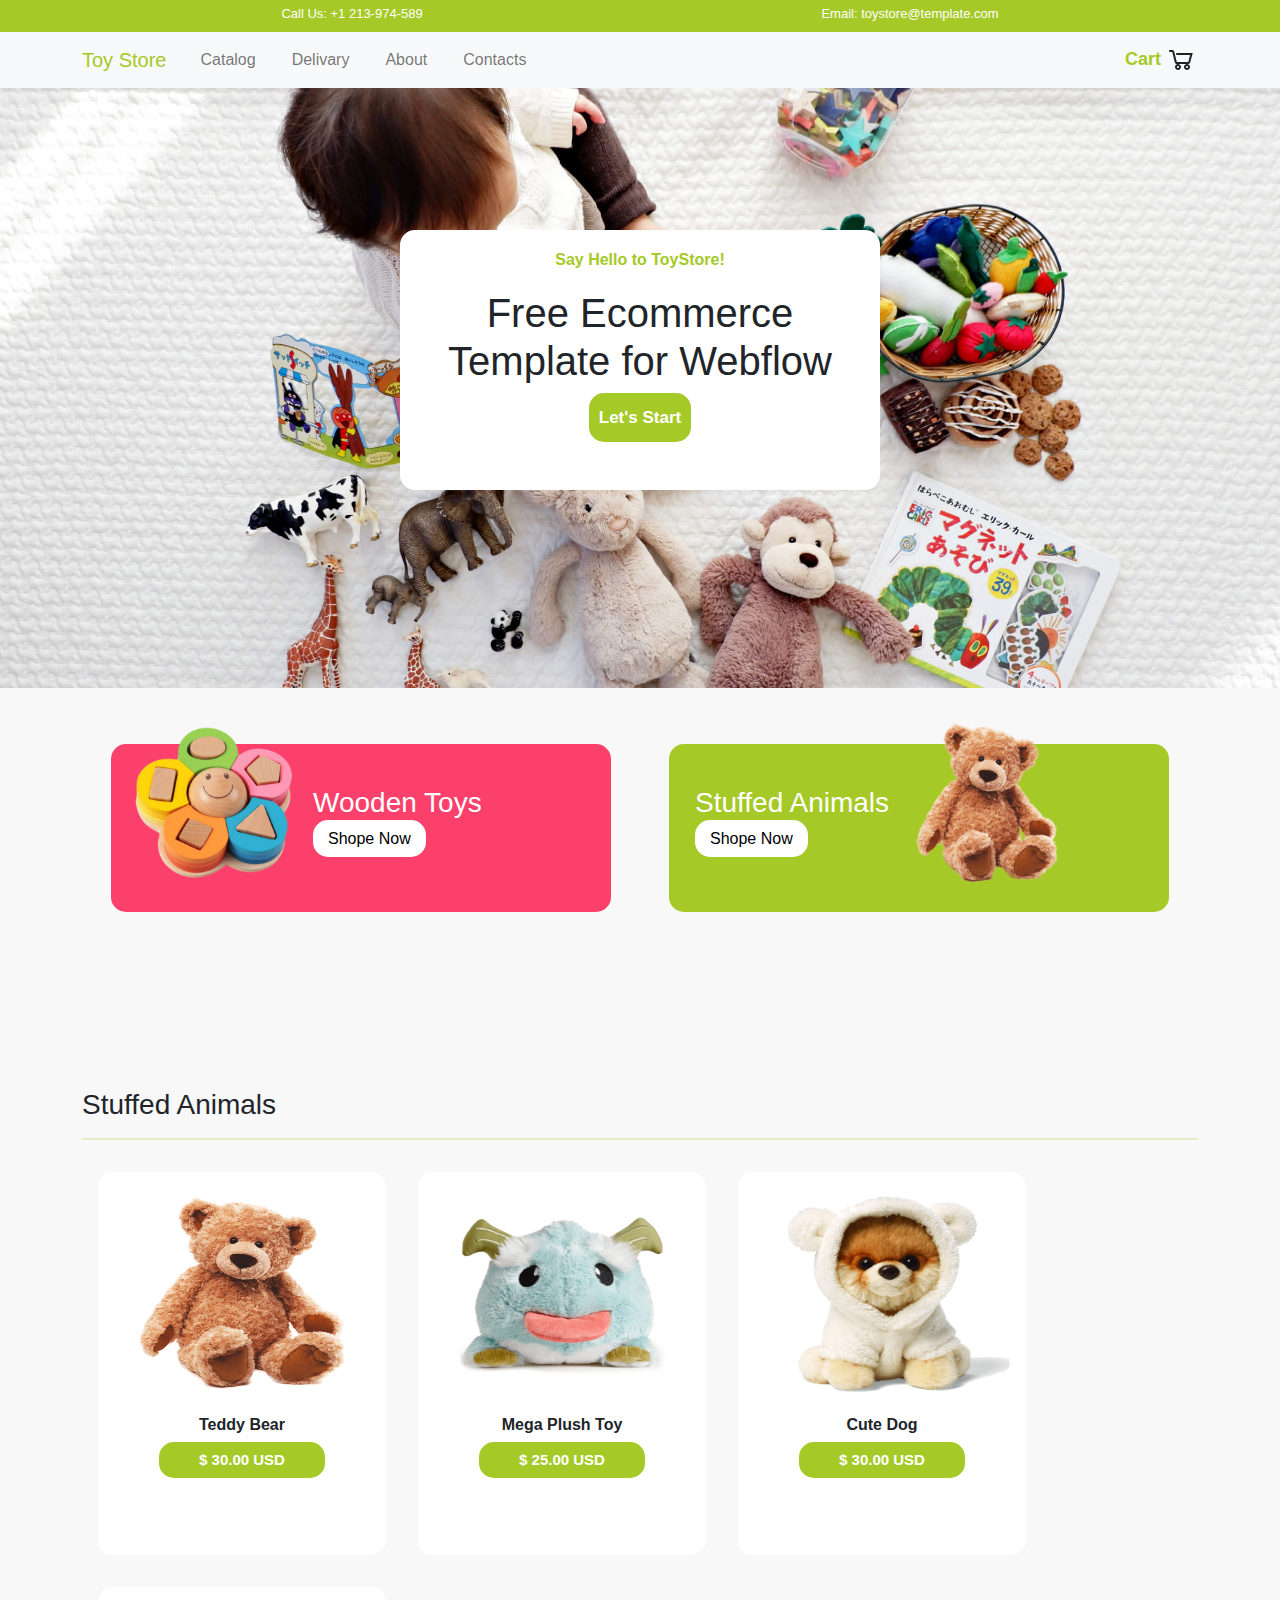
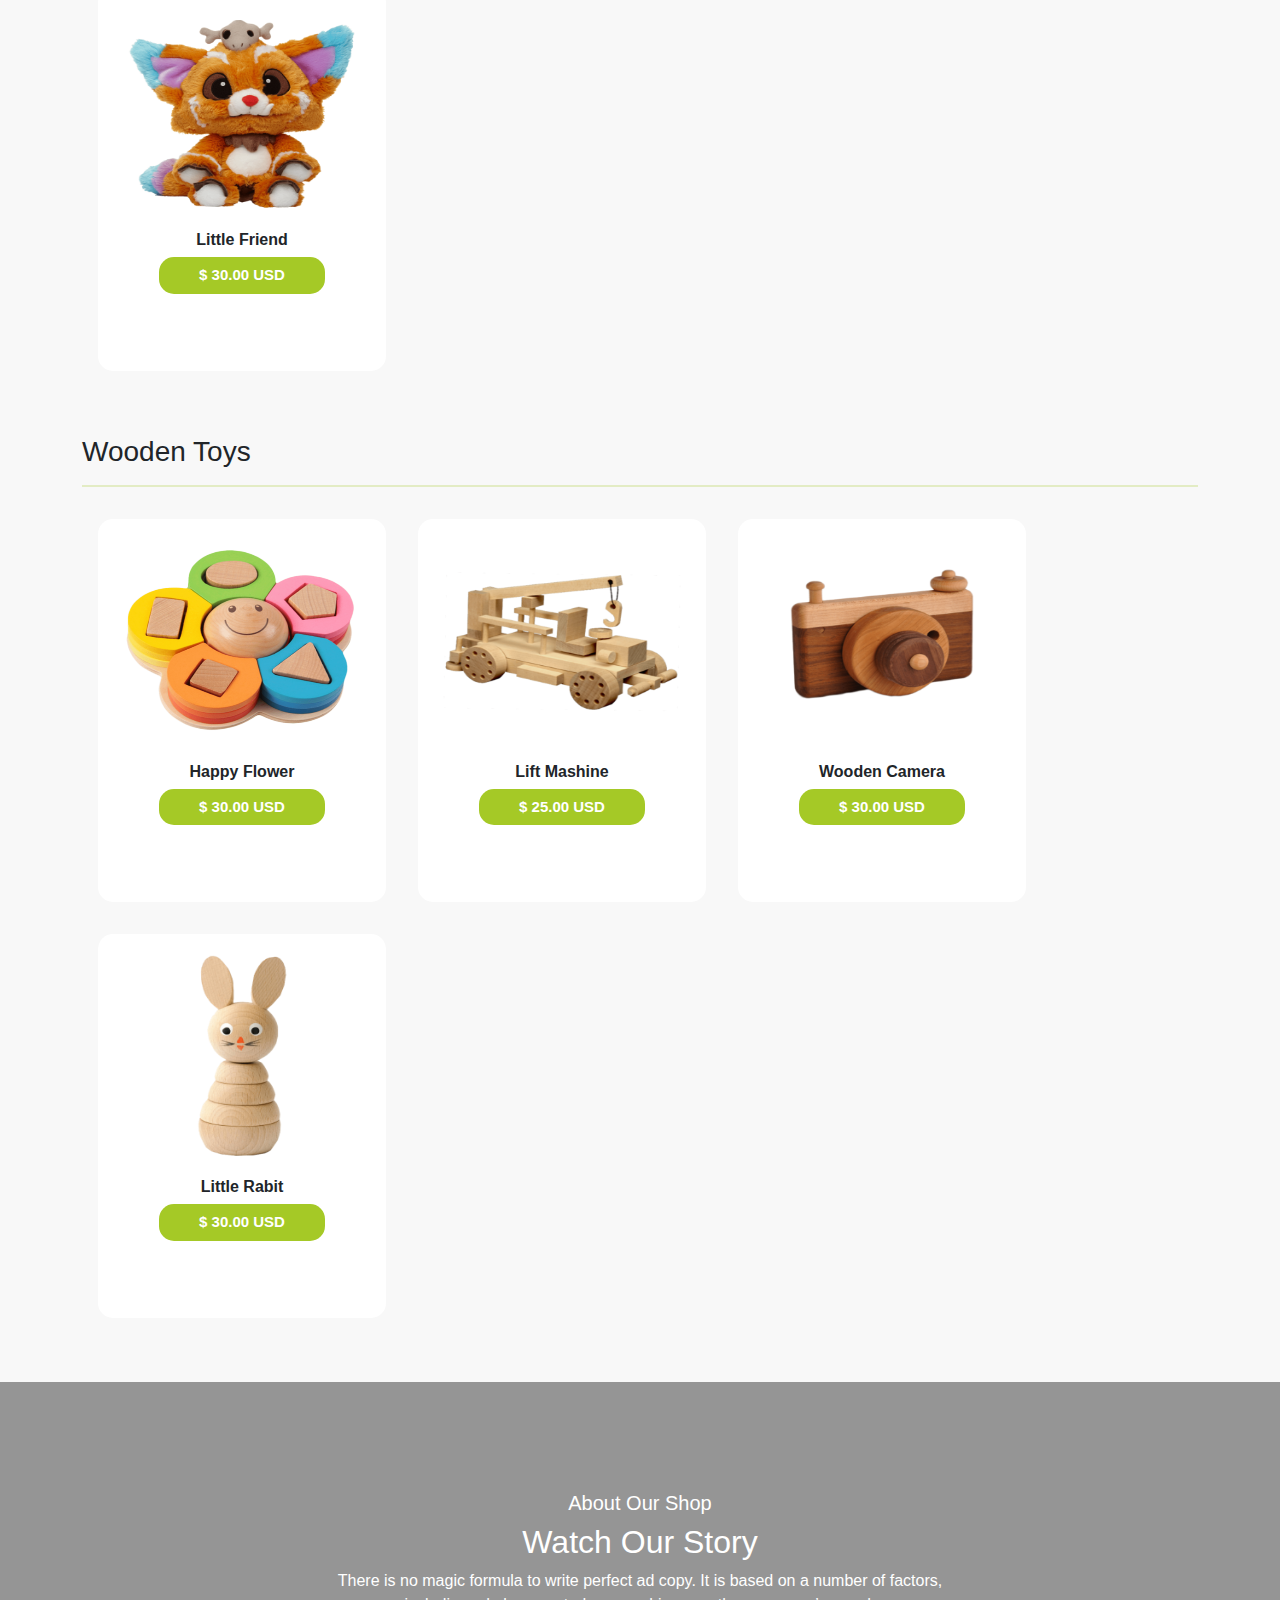
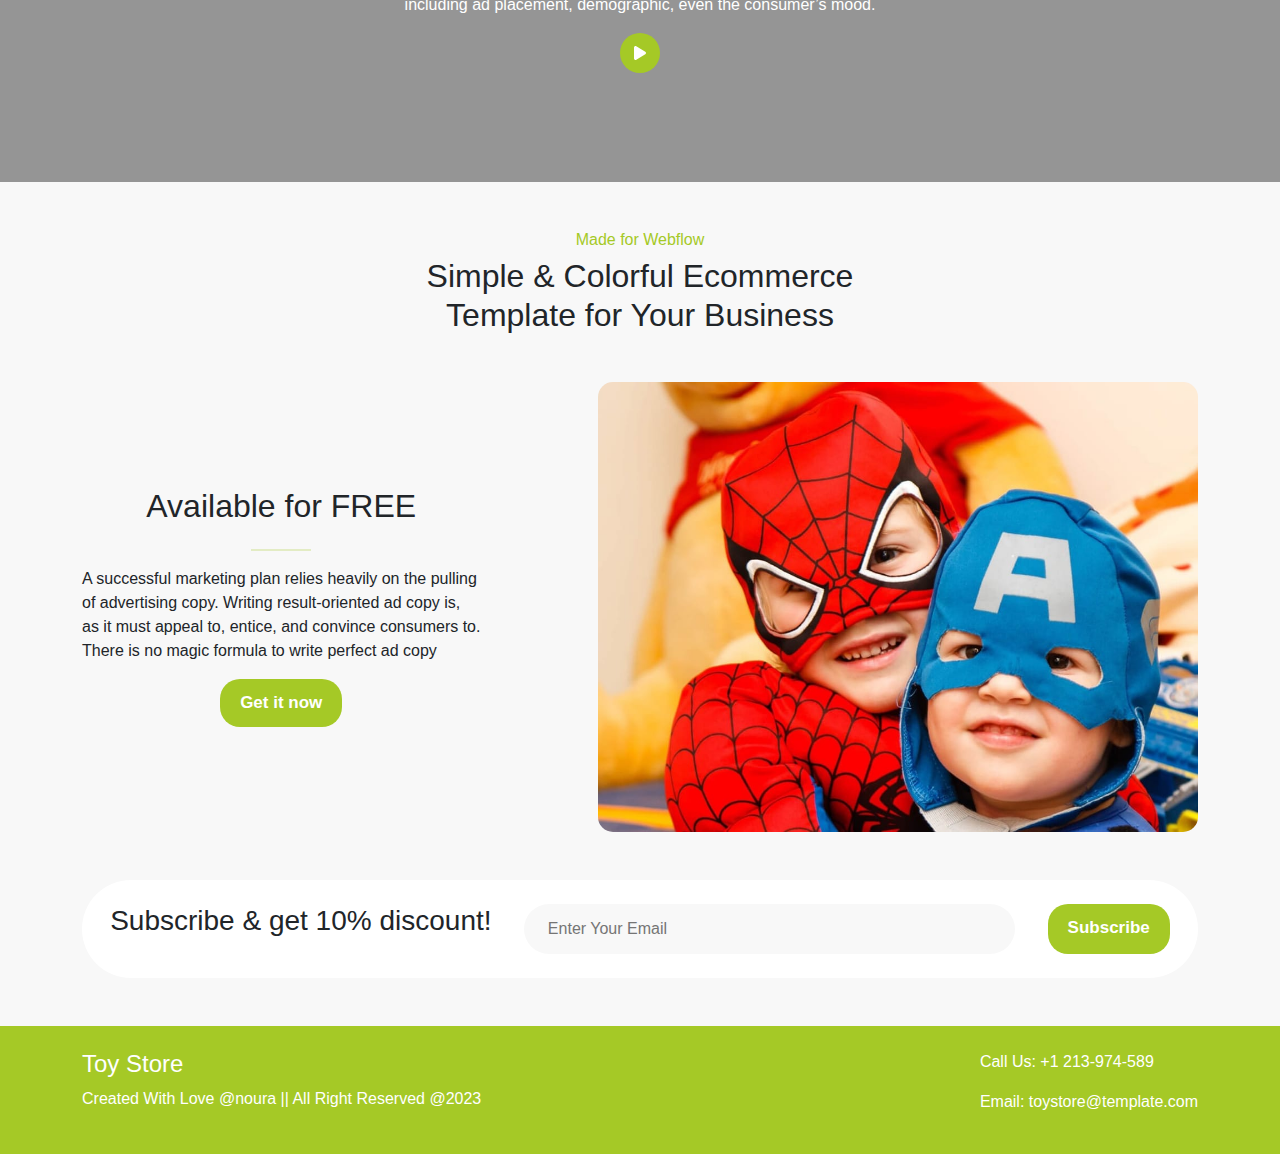
<file: index.html>
<!DOCTYPE html>
<html lang="en">

<head>
  <meta charset="UTF-8" />
  <meta http-equiv="X-UA-Compatible" content="IE=edge" />
  <meta name="viewport" content="width=device-width, initial-scale=1.0" />
  <title>Toy Store</title>
  <link rel="stylesheet" href="css/bootstrap.min.css" />
  <link rel="stylesheet" href="css/all.min.css" />
  <link rel="stylesheet" href="css/style.css" />
  <link rel="stylesheet" href="css/media.css">
</head>

<body>

  <div class="sub-nav d-flex">
    <div class="container">
      <div class="contcat-info d-flex pt-1 justify-content-around">
        <p>Call Us: +1 213-974-589</p>
        <p>Email: toystore@template.com</p>
      </div>
    </div>
  </div>

  <nav class="navbar navbar-expand-lg navbar-light bg-light">
    <div class="container">
      <a class="navbar-brand" href="index.html">Toy Store</a>
      <button class="navbar-toggler" type="button" data-bs-toggle="collapse" data-bs-target="#navbarSupportedContent"
        aria-controls="navbarSupportedContent" aria-expanded="false" aria-label="Toggle navigation">
        <span class="navbar-toggler-icon"></span>
      </button>
      <div class="collapse navbar-collapse" id="navbarSupportedContent">
        <ul class="navbar-nav me-auto mb-2 mb-lg-0">
          <li class="nav-item">
            <a class="nav-link" aria-current="page" href="catalog.html">Catalog</a>
          </li>
          <li class="nav-item">
            <a class="nav-link" href="Delivary.html">Delivary</a>
          </li>
          <li class="nav-item">
            <a class="nav-link" href="about.html">About</a>
          </li>
          <li class="nav-item">
            <a class="nav-link" href="contact.html">Contacts</a>
          </li>
        </ul>
        <div class="cart d-flex">
          <a href="#">Cart</a>
          <img src="imgs/cart-icon.svg" alt="">
        </div>

      </div>
    </div>
  </nav>

  <div class="landing">
    <div class="content pb-0 text-center">
      <h6>Say Hello to ToyStore!</h6>
      <h1>Free Ecommerce Template for Webflow</h1>
      <a href="#">Let's Start</a>
    </div>
  </div>

  <div class="classes">
      <div class="container d-lg-flex d-md-block">
        <div class="wooden d-flex p-3">
          <img src="imgs/wooden.png " class="d-lg-block" alt="">
          <div class="info mt-3">
            <h3>Wooden Toys</h3>
            <a href="#">Shope Now</a>
          </div>
        </div>

        <div class="stuffed d-flex p-3">
          <div class="info mt-3 ">
            <h3>Stuffed Animals</h3>
            <a href="#">Shope Now</a>
          </div>
          <img src="imgs/stufed.png" class="d-lg-block" alt="">
        </div>
      </div>
  </div>

  <div class="stuffed-animal mb-5">
    <div class="container">
      <h3>Stuffed Animals</h3>
      <hr>
      <div class="probucts row m-auto">
        <div class="card col-lg-3 col-md-6 col-sm-12 m-3 text-center p-3" style="width: 18rem;">
          <img src="imgs/stufed.png" class="card-img-top" alt="">
          <div class="card-body">
            <h6 class="card-title">Teddy Bear</h6>
            <a href="#" class="btn btn-primary">$ 30.00 USD</a>
          </div>
        </div>

          <div class="card col-lg-3 col-md-6 col-sm-12 m-3 text-center p-3" style="width: 18rem;">
            <img src="imgs/mega.png" class="card-img-top" alt="...">
            <div class="card-body">
              <h6 class="card-title">Mega Plush Toy</h6>
              <a href="#" class="btn btn-primary">$ 25.00 USD</a>
            </div>
          </div>

          <div class="card col-lg-3 col-md-6 col-sm-12 m-3 text-center p-3" style="width: 18rem;">
            <img src="imgs/dog.png" class="card-img-top" alt="...">
            <div class="card-body">
              <h6 class="card-title">Cute Dog</h6>
              <a href="#" class="btn btn-primary">$ 30.00 USD</a>
            </div>
          </div>

          <div class="card col-lg-3 col-md-6 col-sm-12 m-3 text-center p-3" style="width: 18rem;">
            <img src="imgs/friend.png" class="card-img-top" alt="...">
            <div class="card-body">
              <h6 class="card-title">Little Friend</h6>
              <a href="#" class="btn btn-primary">$ 30.00 USD</a>
            </div>
          </div>

      </div>
    </div>
  </div>

  <div class="wooden-toy mb-5">
    <div class="container">
      <h3>Wooden Toys</h3>
      <hr>
      <div class="probucts row m-auto">
        <div class="card col-lg-3 col-md-6 col-sm-12 m-3 text-center p-3" style="width: 18rem;">
          <img src="imgs/wooden.png" class="card-img-top" alt="...">
          <div class="card-body">
            <h6 class="card-title">Happy Flower</h6>
            <a href="#" class="btn btn-primary">$ 30.00 USD</a>
          </div>
        </div>

          <div class="card col-lg-3 col-md-6 col-sm-12 m-3 text-center p-3" style="width: 18rem;">
            <img src="imgs/lift.png" class="card-img-top" alt="...">
            <div class="card-body">
              <h6 class="card-title">Lift Mashine</h6>
              <a href="#" class="btn btn-primary">$ 25.00 USD</a>
            </div>
          </div>

          <div class="card col-lg-3 col-md-6 col-sm-12 m-3 text-center p-3" style="width: 18rem;">
            <img src="imgs/camera.png" class="card-img-top" alt="...">
            <div class="card-body">
              <h6 class="card-title">Wooden Camera</h6>
              <a href="#" class="btn btn-primary">$ 30.00 USD</a>
            </div>
          </div>

          <div class="card col-lg-3 col-md-6 col-sm-12 m-3 text-center p-3" style="width: 18rem;">
            <img src="imgs/rabit.png" class="card-img-top" alt="...">
            <div class="card-body">
              <h6 class="card-title">Little Rabit</h6>
              <a href="#" class="btn btn-primary">$ 30.00 USD</a>
            </div>
          </div>

      </div>
    </div>
  </div>

  <div class="story text-center">
    <div class="content d-flex flex-column justify-content-center align-items-center">
    <h5>About Our Shop</h5>
    <h2>Watch Our Story</h2>
    <p>There is no magic formula to write perfect ad copy. It is based on a number of factors, <br> including ad placement, demographic, even the consumer’s mood.</p>
    <div class="icon d-flex justify-content-center align-items-center"><i class="fas fa-play" style="color: #ffffff;"></i></div>
  </div>
</div>

  <div class="about mt-5 mb-5">
    <div class="container">
      <h6 class="text-center" style="color:#a5c926">Made for Webflow</h6>
      <h2 class="text-center">Simple & Colorful Ecommerce <br> Template for Your Business</h2>

      <div class="feature d-lg-flex d-md-block mt-5 justify-content-between">
        <div class="free d-flex flex-column justify-content-center">
          <h2>Available for FREE</h2>
          <hr>
          <p>A successful marketing plan relies heavily on the pulling <br>
             of advertising copy. Writing result-oriented ad copy is,<br>
            as it must appeal to, entice, and convince consumers to.<br>
             There is no magic formula to write perfect ad copy</p>
          <a href="#">Get it now</a>
        </div>
        <img src="imgs/feature.jpeg" alt="" class="d-lg-block">
      </div>
    </div>
  </div>

  <div class="form mt-5 mb-5">
    <div class="container">
      <div class="content pt-4 pb-4 rounded-pill">
        <div class="container d-lg-flex d-md-block justify-content-around">
        <!-- <img src="imgs/paperplane-icon-white.svg" alt=""> -->
        <h3>Subscribe & get 10% discount!</h3>
          <input type="email" class="rounded-pill p-4" placeholder="Enter Your Email">
          <a href="#">Subscribe</a>
      </div>
      </div>
    </div>
  </div>

  <div class="footer pt-4 pb-4">
    <div class="container d-lg-flex d-md-block justify-content-between">
      <div class="content">
      <h4>Toy Store</h4>
      <p>Created With Love @noura || All Right Reserved @2023</p>
      </div>
        
      <div class="contcat-info">
        <p>Call Us: +1 213-974-589</p>
        <p>Email: toystore@template.com</p>
      </div>
    </div>
  </div>

    <script src="js/bootstrap.bundle.min.js"></script>
    <script src="js/all.min.js"></script>
</body>
</html>
</file>
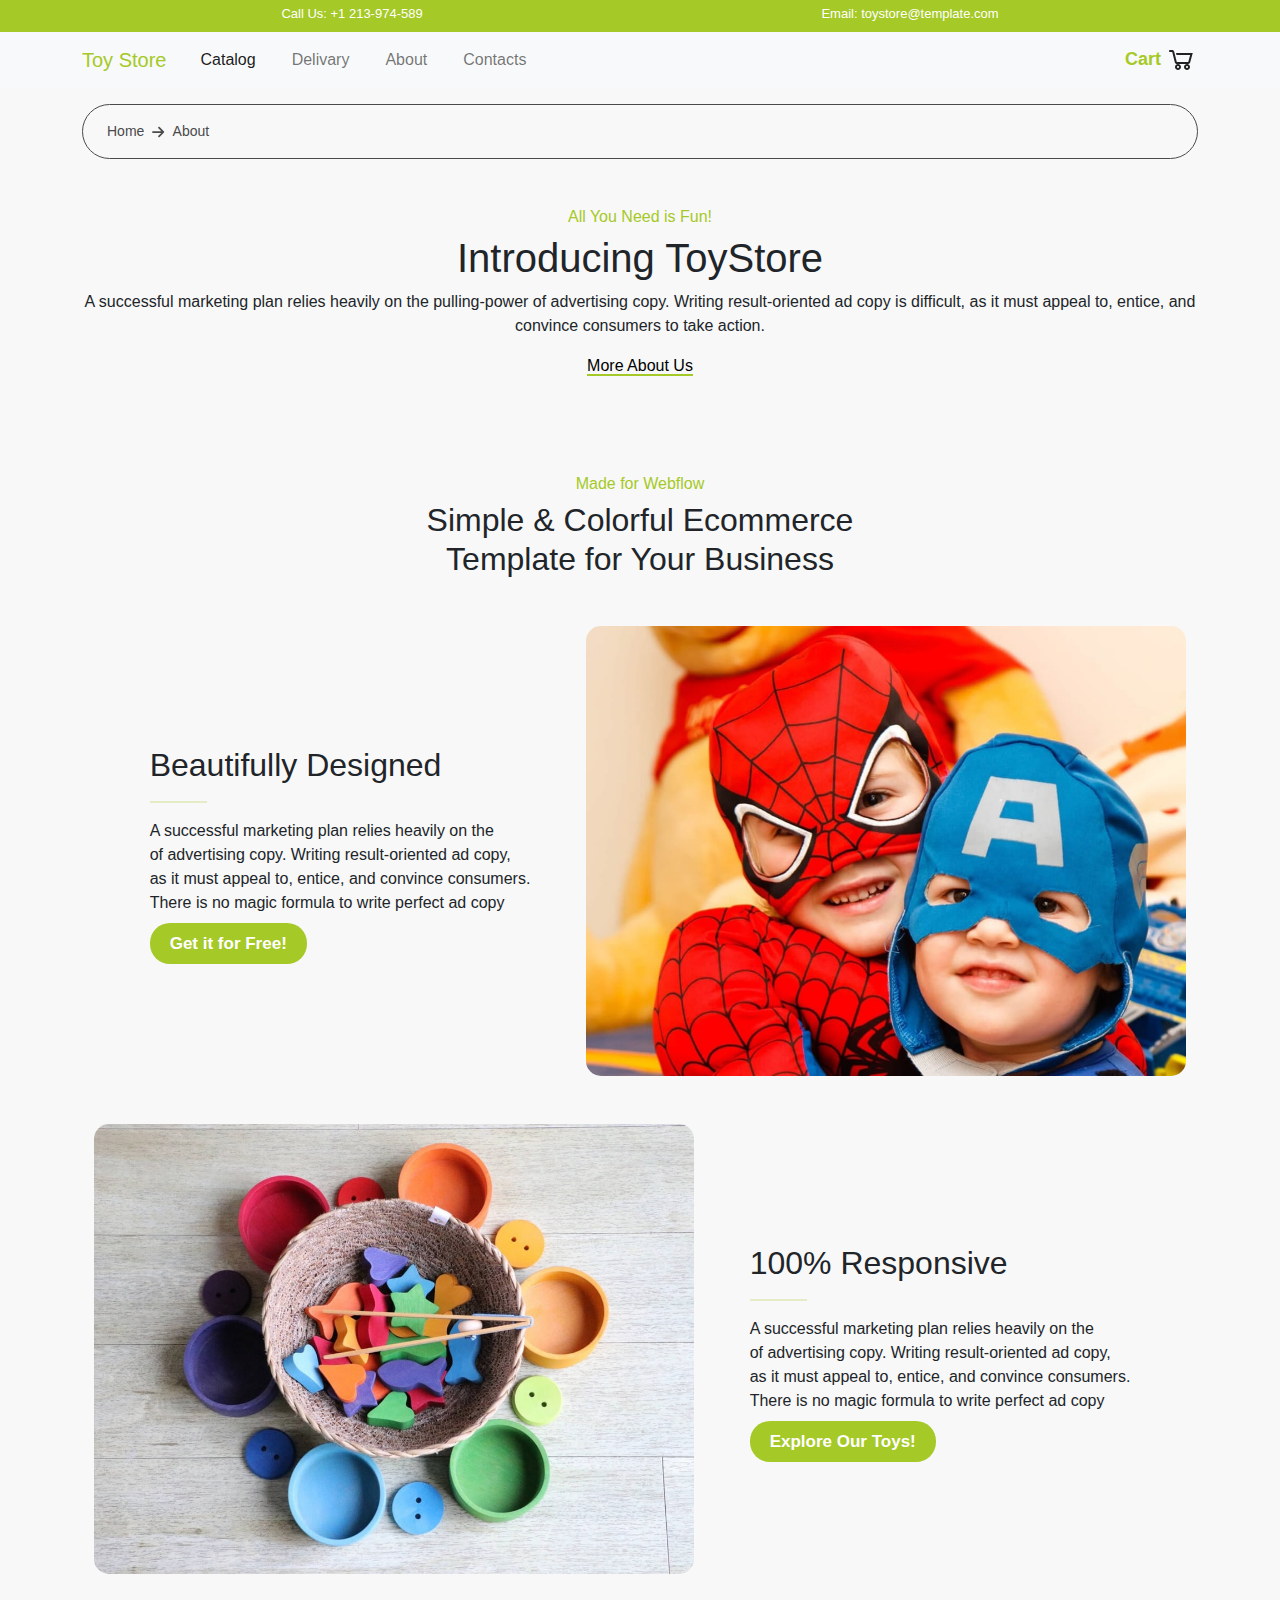
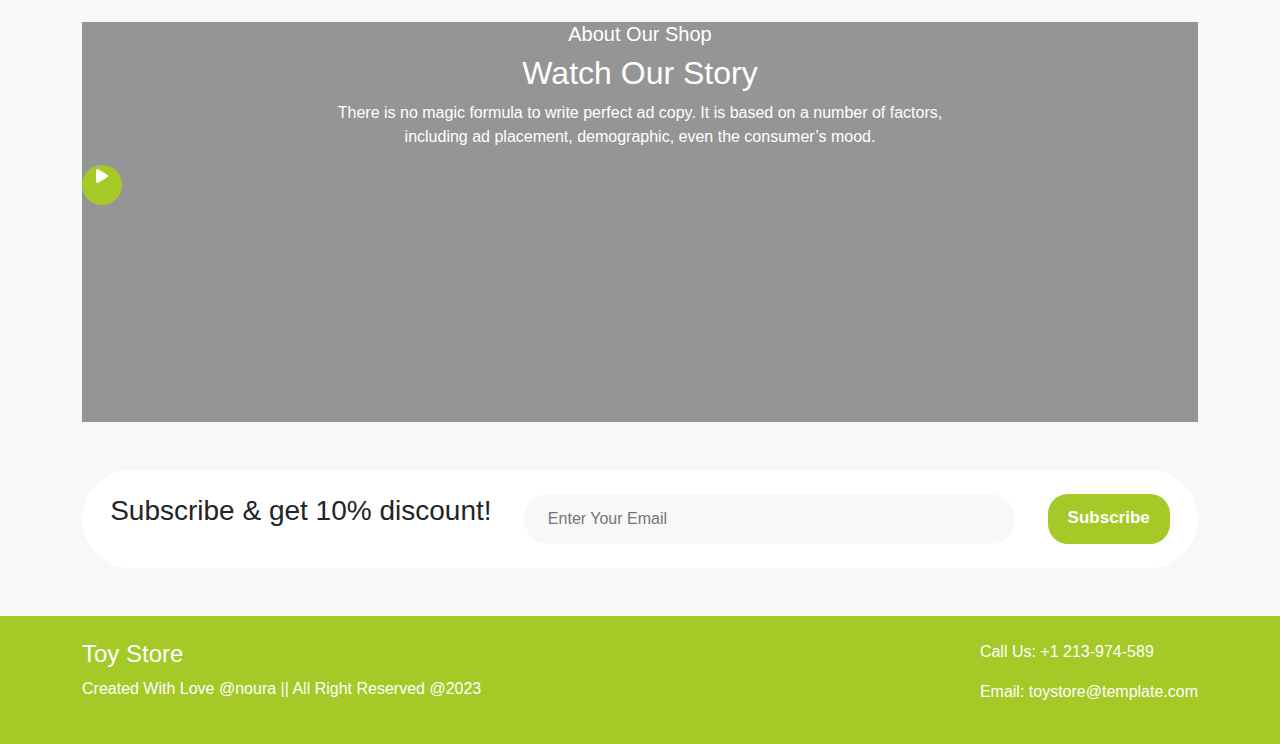
<file: about.html>
<!DOCTYPE html>
<html lang="en">

<head>
    <meta charset="UTF-8" />
    <meta http-equiv="X-UA-Compatible" content="IE=edge" />
    <meta name="viewport" content="width=device-width, initial-scale=1.0" />
    <title>Toy Store | Delivery</title>
    <link rel="stylesheet" href="css/bootstrap.min.css" />
    <link rel="stylesheet" href="css/all.min.css" />
    <link rel="stylesheet" href="css/style.css" />
    <link rel="stylesheet" href="css/media.css">
</head>

<body>

    <div class="sub-nav d-flex">
        <div class="container">
            <div class="contcat-info d-flex pt-1 justify-content-around">
                <p>Call Us: +1 213-974-589</p>
                <p>Email: toystore@template.com</p>
            </div>
        </div>
    </div>

    <nav class="navbar navbar-expand-lg navbar-light bg-light">
        <div class="container">
            <a class="navbar-brand" href="index.html">Toy Store</a>
            <button class="navbar-toggler" type="button" data-bs-toggle="collapse"
                data-bs-target="#navbarSupportedContent" aria-controls="navbarSupportedContent" aria-expanded="false"
                aria-label="Toggle navigation">
                <span class="navbar-toggler-icon"></span>
            </button>
            <div class="collapse navbar-collapse" id="navbarSupportedContent">
                <ul class="navbar-nav me-auto mb-2 mb-lg-0">
                    <li class="nav-item">
                        <a class="nav-link active" aria-current="page" href="#">Catalog</a>
                    </li>
                    <li class="nav-item">
                        <a class="nav-link" href="Delivary.html">Delivary</a>
                    </li>
                    <li class="nav-item">
                        <a class="nav-link" href="about.html">About</a>
                    </li>
                    <li class="nav-item">
                        <a class="nav-link" href="contact.html">Contacts</a>
                    </li>
                </ul>
                <div class="cart d-flex">
                    <a href="#">Cart</a>
                    <img src="imgs/cart-icon.svg" alt="">
                </div>

            </div>
        </div>
    </nav>

    <div class="content">
        <div class="container">
            <div class="breadcrumb mt-3 mb-3 rounded-pill">
                <div class="container d-flex pt-3 ps-4">
                    <p class="me-2">Home</p>
                    <i class="fas fa-arrow-right mt-1 me-2"></i>
                    <p class="me-2">About</p>
                </div>
            </div>

            <div class="main-info text-center mt-5">
                <h6>All You Need is Fun!</h6>
                <h1>Introducing ToyStore</h1>
                <p>A successful marketing plan relies heavily on the pulling-power of advertising copy. Writing
                    result-oriented ad copy is difficult, as it must appeal to, entice, and convince consumers to take
                    action.</p>
                <a href="#">More About Us</a>
            </div>

            <div class="about pt-5 pb-5 mt-5">
                <div class="container">
                    <h6 class="text-center" style="color:#a5c926">Made for Webflow</h6>
                    <h2 class="text-center">Simple & Colorful Ecommerce <br> Template for Your Business</h2>

                    <div class="feature d-lg-flex d-md-block mt-5">
                        <div class="free m-auto">
                            <h2>Beautifully Designed</h2>
                            <hr>
                            <p>A successful marketing plan relies heavily on the <br>
                                of advertising copy. Writing result-oriented ad copy,<br>
                                as it must appeal to, entice, and convince consumers.<br>
                                There is no magic formula to write perfect ad copy</p>
                            <a href="#">Get it for Free!</a>
                        </div>
                        <img src="imgs/feature.jpeg" class="d-lg-block" alt="">
                    </div>

                    <div class="feature d-lg-flex d-md-block mt-5">
                        <img src="imgs/res.jpeg" class="d-lg-block" alt="">
                        <div class="free m-auto">
                            <h2>100% Responsive</h2>
                            <hr>
                            <p>A successful marketing plan relies heavily on the <br>
                                of advertising copy. Writing result-oriented ad copy,<br>
                                as it must appeal to, entice, and convince consumers.<br>
                                There is no magic formula to write perfect ad copy</p>
                            <a href="#">Explore Our Toys!</a>
                        </div>
                    </div>
                </div>
            </div>

            <div class="story text-center">
                <div class="content">
                    <h5>About Our Shop</h5>
                    <h2>Watch Our Story</h2>
                    <p>There is no magic formula to write perfect ad copy. It is based on a number of factors, <br>
                        including ad placement, demographic, even the consumer’s mood.</p>
                    <div class="icon"><i class="fas fa-play" style="color: #ffffff;"></i></div>
                </div>
            </div>

        </div>

    </div>

    <div class="form mt-5 mb-5">
        <div class="container">
            <div class="content pt-4 pb-4 rounded-pill">
                <div class="container d-lg-flex d-md-block justify-content-around">
                    <!-- <img src="imgs/paperplane-icon-white.svg" alt=""> -->
                    <h3>Subscribe & get 10% discount!</h3>
                    <input type="email" class="rounded-pill p-4" placeholder="Enter Your Email">
                    <a href="#">Subscribe</a>
                </div>
            </div>
        </div>
    </div>

    <div class="footer pt-4 pb-4">
        <div class="container d-lg-flex d-md-block justify-content-between">
            <div class="content">
                <h4>Toy Store</h4>
                <p>Created With Love @noura || All Right Reserved @2023</p>
            </div>

            <div class="contcat-info">
                <p>Call Us: +1 213-974-589</p>
                <p>Email: toystore@template.com</p>
            </div>
        </div>
    </div>

    <script src="js/bootstrap.bundle.min.js"></script>
    <script src="js/all.min.js"></script>
</body>

</html>
</file>
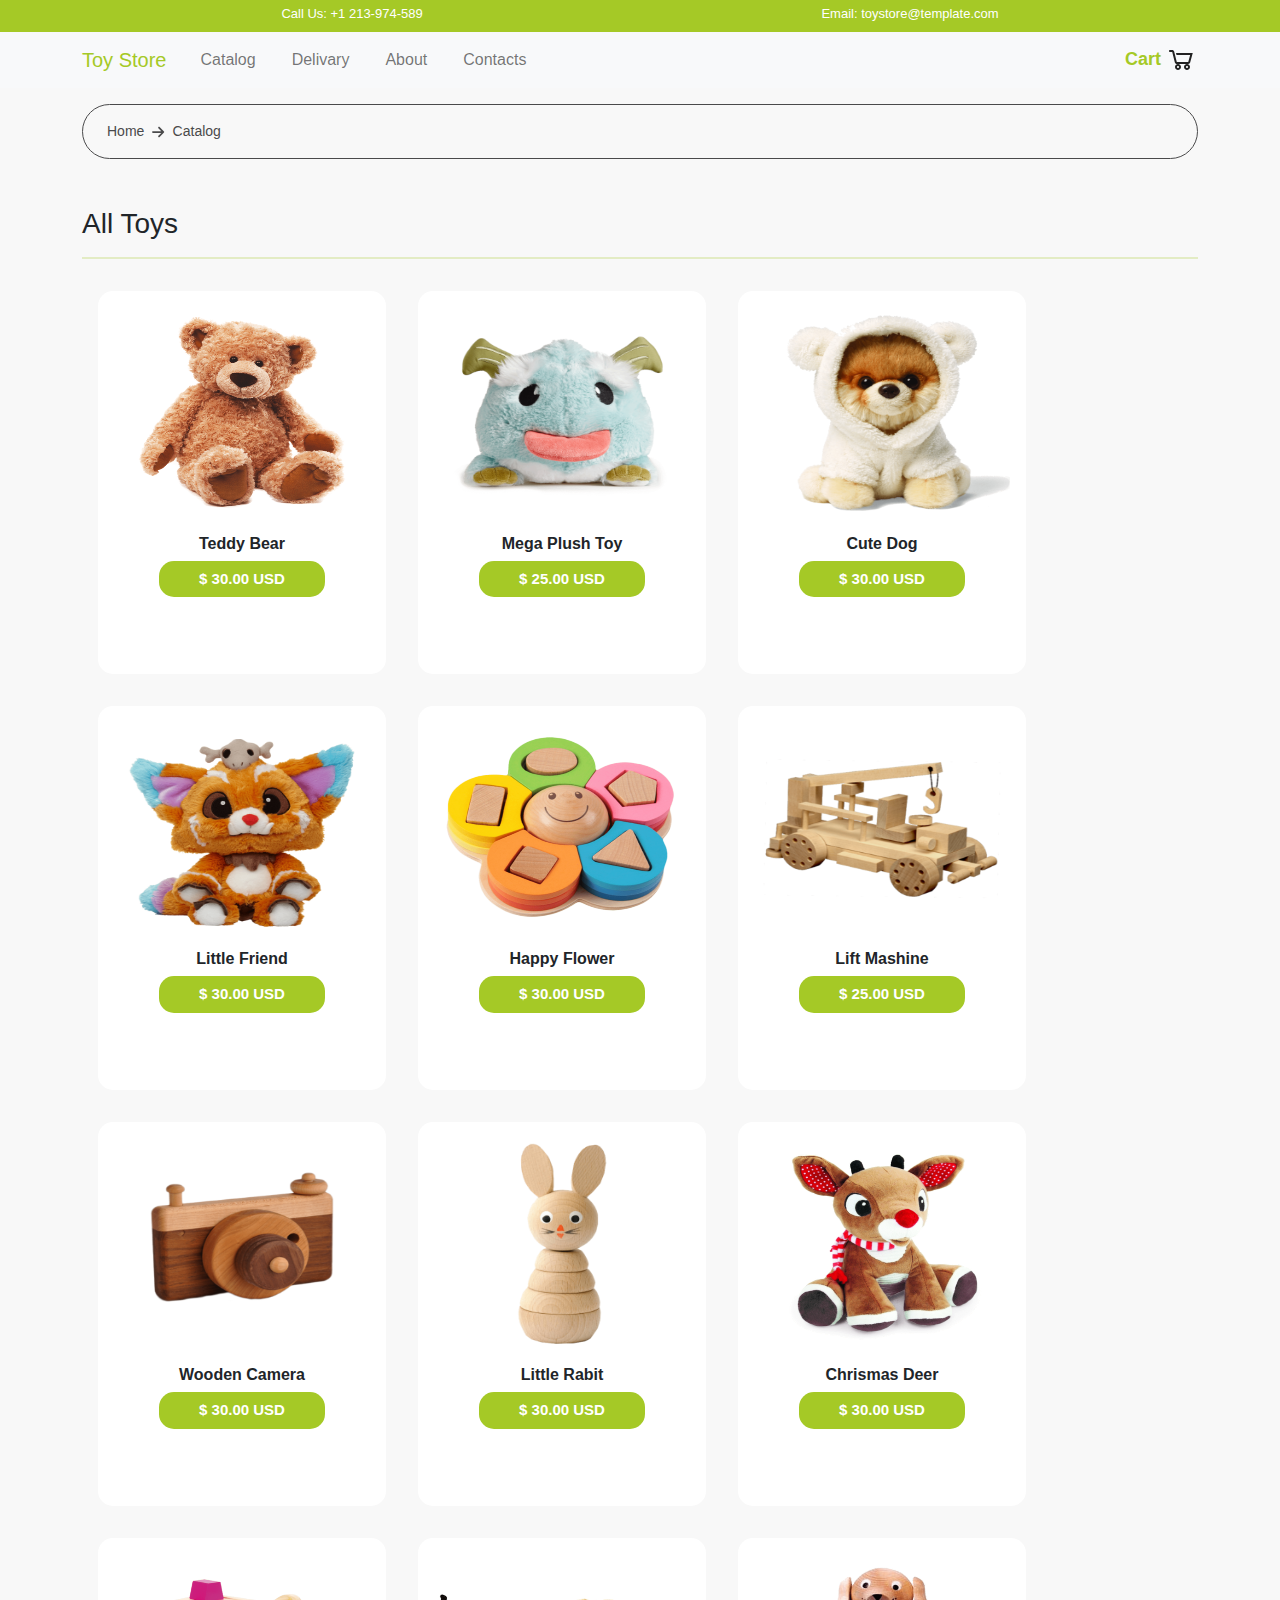
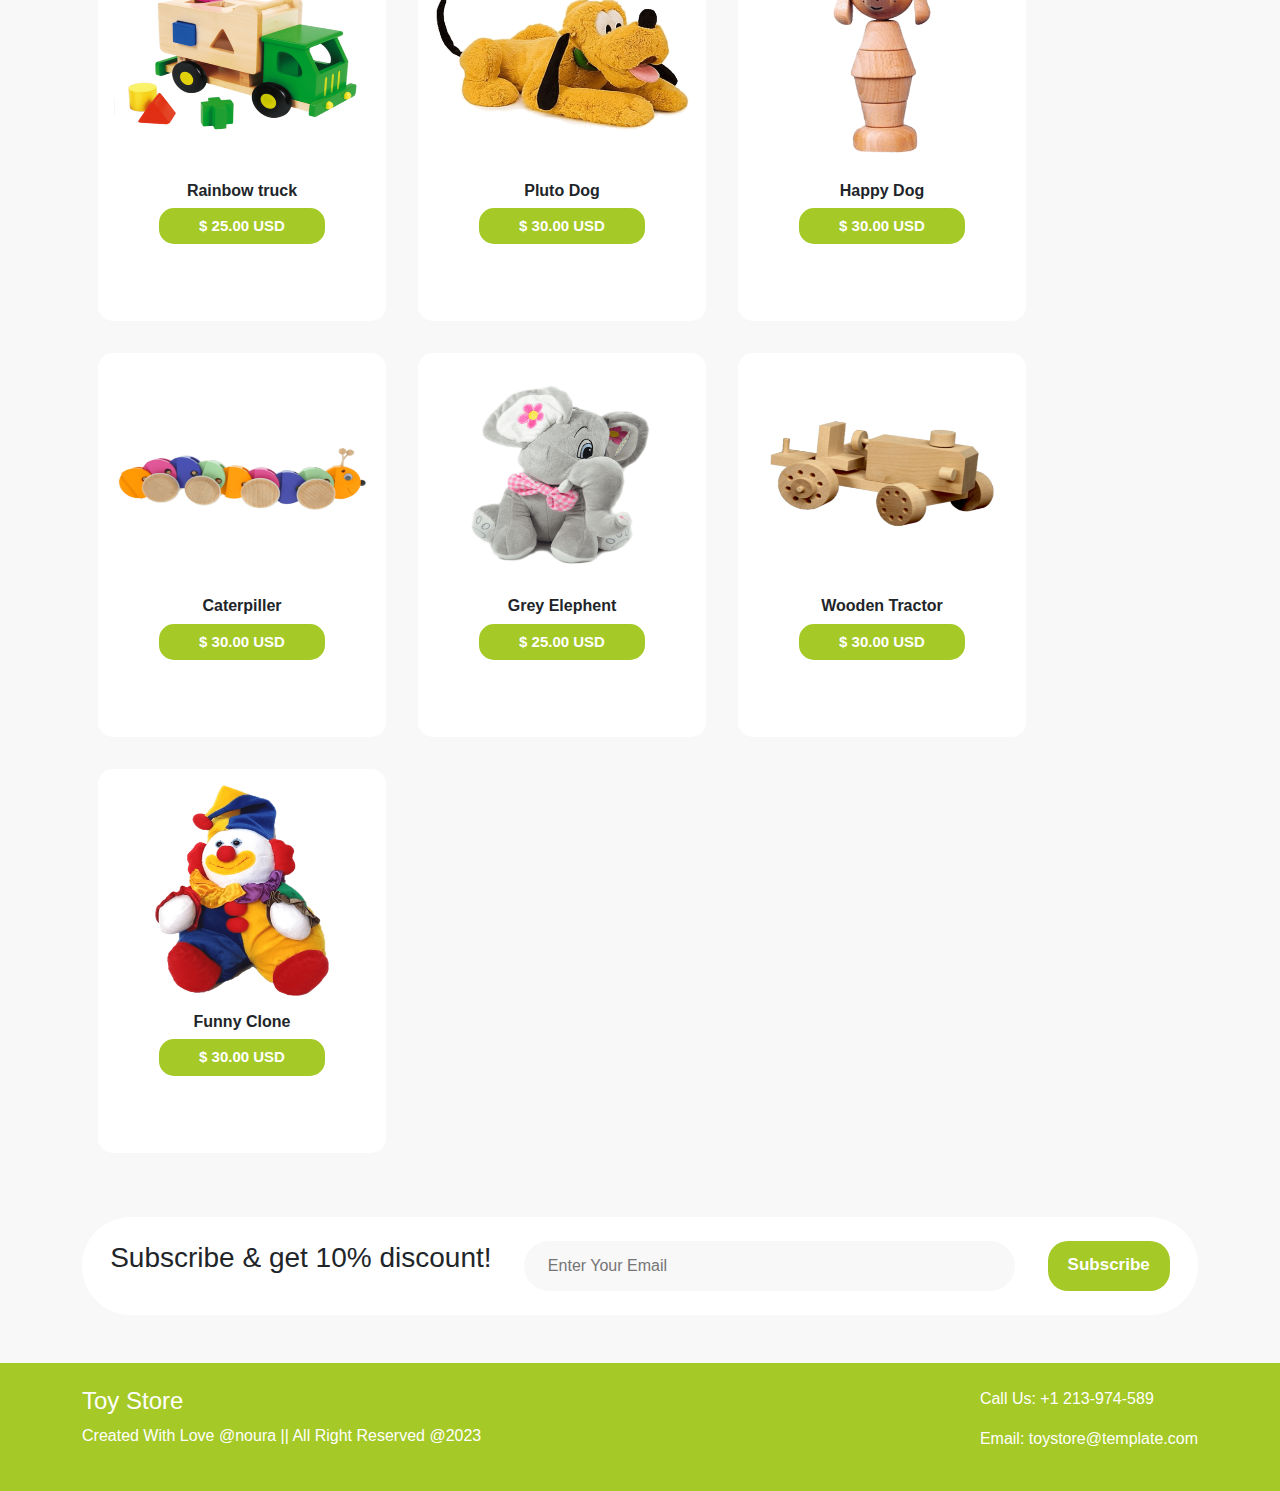
<file: catalog.html>
<!DOCTYPE html>
<html lang="en">

<head>
  <meta charset="UTF-8" />
  <meta http-equiv="X-UA-Compatible" content="IE=edge" />
  <meta name="viewport" content="width=device-width, initial-scale=1.0" />
  <title>Toy Store | Contacts</title>
  <link rel="stylesheet" href="css/bootstrap.min.css" />
  <link rel="stylesheet" href="css/all.min.css" />
  <link rel="stylesheet" href="css/style.css" />
  <link rel="stylesheet" href="css/media.css">
</head>

<body>

  <div class="sub-nav d-flex">
    <div class="container">
      <div class="contcat-info d-flex pt-1 justify-content-around">
        <p>Call Us: +1 213-974-589</p>
        <p>Email: toystore@template.com</p>
      </div>
    </div>
  </div>

  <nav class="navbar navbar-expand-lg navbar-light bg-light">
    <div class="container">
      <a class="navbar-brand" href="index.html">Toy Store</a>
      <button class="navbar-toggler" type="button" data-bs-toggle="collapse" data-bs-target="#navbarSupportedContent"
        aria-controls="navbarSupportedContent" aria-expanded="false" aria-label="Toggle navigation">
        <span class="navbar-toggler-icon"></span>
      </button>
      <div class="collapse navbar-collapse" id="navbarSupportedContent">
        <ul class="navbar-nav me-auto mb-2 mb-lg-0">
          <li class="nav-item">
            <a class="nav-link" aria-current="page" href="catalog.html">Catalog</a>
          </li>
          <li class="nav-item">
            <a class="nav-link" href="Delivary.html">Delivary</a>
          </li>
          <li class="nav-item">
            <a class="nav-link" href="about.html">About</a>
          </li>
          <li class="nav-item">
            <a class="nav-link" href="contact.html">Contacts</a>
          </li>
        </ul>
        <div class="cart d-flex">
          <a href="#">Cart</a>
          <img src="imgs/cart-icon.svg" alt="">
        </div>

      </div>
    </div>
  </nav>

  <div class="content">
    <div class="container">
      <div class="breadcrumb mt-3 mb-3 rounded-pill">
        <div class="container d-flex pt-3 ps-4">
          <p class="me-2">Home</p>
          <i class="fas fa-arrow-right mt-1 me-2"></i>
          <p class="me-2">Catalog</p>
        </div>
      </div>

      <div class="toys mt-5 mb-5">
        <h3>All Toys</h3>
        <hr>
        <div class="probucts row m-auto">
          <div class="card col-lg-3 col-md-6 col-sm-12 m-3 text-center p-3" style="width: 18rem;">
            <img src="imgs/stufed.png" class="card-img-top" alt="...">
            <div class="card-body">
              <h6 class="card-title">Teddy Bear</h6>
              <a href="#" class="btn btn-primary">$ 30.00 USD</a>
            </div>
          </div>

          <div class="card col-lg-3 col-md-6 col-sm-12 m-3 text-center p-3" style="width: 18rem;">
            <img src="imgs/mega.png" class="card-img-top" alt="...">
            <div class="card-body">
              <h6 class="card-title">Mega Plush Toy</h6>
              <a href="#" class="btn btn-primary">$ 25.00 USD</a>
            </div>
          </div>

          <div class="card col-lg-3 col-md-6 col-sm-12 m-3 text-center p-3" style="width: 18rem;">
            <img src="imgs/dog.png" class="card-img-top" alt="...">
            <div class="card-body">
              <h6 class="card-title">Cute Dog</h6>
              <a href="#" class="btn btn-primary">$ 30.00 USD</a>
            </div>
          </div>

          <div class="card col-lg-3 col-md-6 col-sm-12 m-3 text-center p-3" style="width: 18rem;">
            <img src="imgs/friend.png" class="card-img-top" alt="...">
            <div class="card-body">
              <h6 class="card-title">Little Friend</h6>
              <a href="#" class="btn btn-primary">$ 30.00 USD</a>
            </div>
          </div>

          <div class="card col-lg-3 col-md-6 col-sm-12 m-3 text-center p-3" style="width: 18rem;">
            <img src="imgs/wooden.png" class="card-img-top" alt="...">
            <div class="card-body">
              <h6 class="card-title">Happy Flower</h6>
              <a href="#" class="btn btn-primary">$ 30.00 USD</a>
            </div>
          </div>

          <div class="card col-lg-3 col-md-6 col-sm-12 m-3 text-center p-3" style="width: 18rem;">
            <img src="imgs/lift.png" class="card-img-top" alt="...">
            <div class="card-body">
              <h6 class="card-title">Lift Mashine</h6>
              <a href="#" class="btn btn-primary">$ 25.00 USD</a>
            </div>
          </div>

          <div class="card col-lg-3 col-md-6 col-sm-12 m-3 text-center p-3" style="width: 18rem;">
            <img src="imgs/camera.png" class="card-img-top" alt="...">
            <div class="card-body">
              <h6 class="card-title">Wooden Camera</h6>
              <a href="#" class="btn btn-primary">$ 30.00 USD</a>
            </div>
          </div>

          <div class="card col-lg-3 col-md-6 col-sm-12 m-3 text-center p-3" style="width: 18rem;">
            <img src="imgs/rabit.png" class="card-img-top" alt="...">
            <div class="card-body">
              <h6 class="card-title">Little Rabit</h6>
              <a href="#" class="btn btn-primary">$ 30.00 USD</a>
            </div>
          </div>

          <div class="card col-lg-3 col-md-6 col-sm-12 m-3 text-center p-3" style="width: 18rem;">
            <img src="imgs/deer.png" class="card-img-top" alt="...">
            <div class="card-body">
              <h6 class="card-title">Chrismas Deer</h6>
              <a href="#" class="btn btn-primary">$ 30.00 USD</a>
            </div>
          </div>

          <div class="card col-lg-3 col-md-6 col-sm-12 m-3 text-center p-3" style="width: 18rem;">
            <img src="imgs/truck.png" class="card-img-top" alt="...">
            <div class="card-body">
              <h6 class="card-title">Rainbow truck</h6>
              <a href="#" class="btn btn-primary">$ 25.00 USD</a>
            </div>
          </div>

          <div class="card col-lg-3 col-md-6 col-sm-12 m-3 text-center p-3" style="width: 18rem;">
            <img src="imgs/pluto.png" class="card-img-top" alt="...">
            <div class="card-body">
              <h6 class="card-title">Pluto Dog</h6>
              <a href="#" class="btn btn-primary">$ 30.00 USD</a>
            </div>
          </div>

          <div class="card col-lg-3 col-md-6 col-sm-12 m-3 text-center p-3" style="width: 18rem;">
            <img src="imgs/happy dog.png" class="card-img-top" alt="...">
            <div class="card-body">
              <h6 class="card-title">Happy Dog</h6>
              <a href="#" class="btn btn-primary">$ 30.00 USD</a>
            </div>
          </div>

          <div class="card col-lg-3 col-md-6 col-sm-12 m-3 text-center p-3" style="width: 18rem;">
            <img src="imgs/cater.png" class="card-img-top" alt="...">
            <div class="card-body">
              <h6 class="card-title">Caterpiller</h6>
              <a href="#" class="btn btn-primary">$ 30.00 USD</a>
            </div>
          </div>

          <div class="card col-lg-3 col-md-6 col-sm-12 m-3 text-center p-3" style="width: 18rem;">
            <img src="imgs/ele.png" class="card-img-top" alt="...">
            <div class="card-body">
              <h6 class="card-title">Grey Elephent</h6>
              <a href="#" class="btn btn-primary">$ 25.00 USD</a>
            </div>
          </div>

          <div class="card col-lg-3 col-md-6 col-sm-12 m-3 text-center p-3" style="width: 18rem;">
            <img src="imgs/tractor.png" class="card-img-top" alt="...">
            <div class="card-body">
              <h6 class="card-title">Wooden Tractor</h6>
              <a href="#" class="btn btn-primary">$ 30.00 USD</a>
            </div>
          </div>

          <div class="card col-lg-3 col-md-6 col-sm-12 m-3 text-center p-3" style="width: 18rem;">
            <img src="imgs/clown.png" class="card-img-top" alt="...">
            <div class="card-body">
              <h6 class="card-title">Funny Clone</h6>
              <a href="#" class="btn btn-primary">$ 30.00 USD</a>
            </div>
          </div>

        </div>
      </div>

    </div>

  </div>

  <div class="form mt-5 mb-5">
    <div class="container">
      <div class="content pt-4 pb-4 rounded-pill">
        <div class="container d-lg-flex d-md-block justify-content-around">
          <!-- <img src="imgs/paperplane-icon-white.svg" alt=""> -->
          <h3>Subscribe & get 10% discount!</h3>
          <input type="email" class="rounded-pill p-4" placeholder="Enter Your Email">
          <a href="#">Subscribe</a>
        </div>
      </div>
    </div>
  </div>

  <div class="footer pt-4 pb-4">
    <div class="container d-lg-flex d-md-block justify-content-between">
      <div class="content">
        <h4>Toy Store</h4>
        <p>Created With Love @noura || All Right Reserved @2023</p>
      </div>

      <div class="contcat-info">
        <p>Call Us: +1 213-974-589</p>
        <p>Email: toystore@template.com</p>
      </div>
    </div>
  </div>

  <script src="js/bootstrap.bundle.min.js"></script>
  <script src="js/all.min.js"></script>
</body>

</html>
</file>
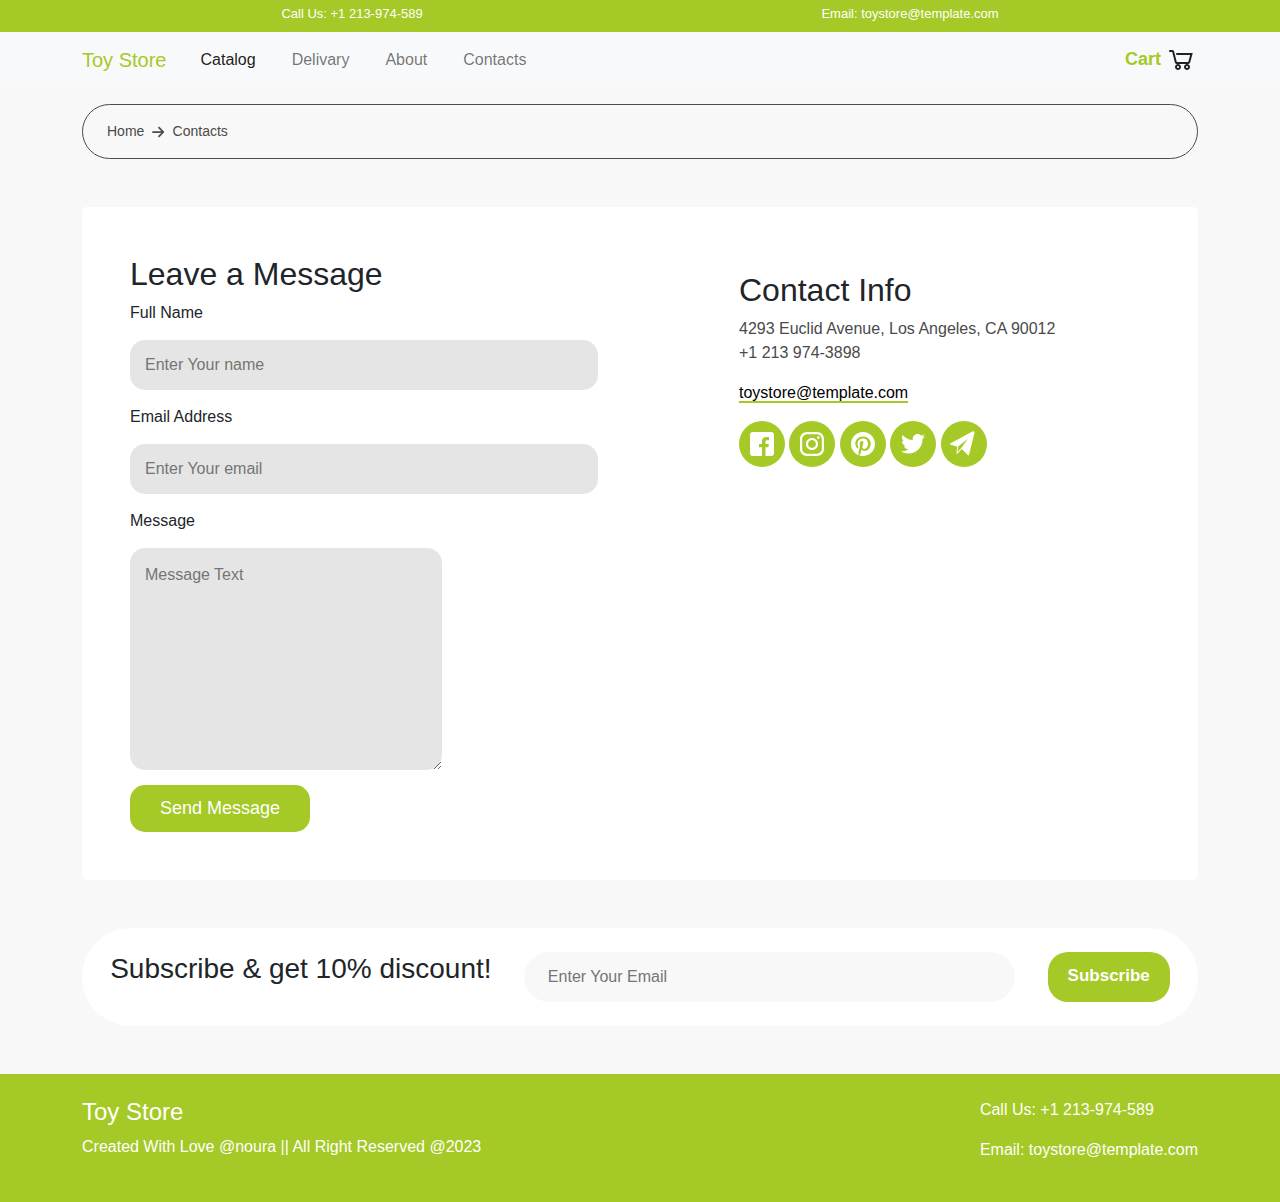
<file: contact.html>
<!DOCTYPE html>
<html lang="en">

<head>
    <meta charset="UTF-8" />
    <meta http-equiv="X-UA-Compatible" content="IE=edge" />
    <meta name="viewport" content="width=device-width, initial-scale=1.0" />
    <title>Toy Store | Contacts</title>
    <link rel="stylesheet" href="css/bootstrap.min.css" />
    <link rel="stylesheet" href="css/all.min.css" />
    <link rel="stylesheet" href="css/style.css" />
    <link rel="stylesheet" href="css/media.css">
</head>

<body>

    <div class="sub-nav d-flex">
        <div class="container">
            <div class="contcat-info d-flex pt-1 justify-content-around">
                <p>Call Us: +1 213-974-589</p>
                <p>Email: toystore@template.com</p>
            </div>
        </div>
    </div>

    <nav class="navbar navbar-expand-lg navbar-light bg-light">
        <div class="container">
            <a class="navbar-brand" href="index.html">Toy Store</a>
            <button class="navbar-toggler" type="button" data-bs-toggle="collapse"
                data-bs-target="#navbarSupportedContent" aria-controls="navbarSupportedContent" aria-expanded="false"
                aria-label="Toggle navigation">
                <span class="navbar-toggler-icon"></span>
            </button>
            <div class="collapse navbar-collapse" id="navbarSupportedContent">
                <ul class="navbar-nav me-auto mb-2 mb-lg-0">
                    <li class="nav-item">
                        <a class="nav-link active" aria-current="page" href="catalog.html">Catalog</a>
                    </li>
                    <li class="nav-item">
                        <a class="nav-link" href="Delivary.html">Delivary</a>
                    </li>
                    <li class="nav-item">
                        <a class="nav-link" href="about.html">About</a>
                    </li>
                    <li class="nav-item">
                        <a class="nav-link" href="contact.html">Contacts</a>
                    </li>
                </ul>
                <div class="cart d-flex">
                    <a href="#">Cart</a>
                    <img src="imgs/cart-icon.svg" alt="">
                </div>

            </div>
        </div>
    </nav>

    <div class="content">
        <div class="container">
            <div class="breadcrumb mt-3 mb-3 rounded-pill">
                <div class="container d-flex pt-3 ps-4">
                    <p class="me-2">Home</p>
                    <i class="fas fa-arrow-right mt-1 me-2"></i>
                    <p class="me-2">Contacts</p>
                </div>
            </div>

            <div class="contacts mt-5 pt-5 pb-5 ps-5 pe-5 rounded-3">
                <div class="row">
                    <div class="form-contact col-lg-7 col-md-12">
                        <h2>Leave a Message</h2>
                        <form action="">
                            <div>
                                <label for="">Full Name</label>
                                <input type="text" placeholder="Enter Your name">
                            </div>

                            <div>
                                <label for="">Email Address</label>
                                <input type="email" placeholder="Enter Your email">
                            </div>

                            <div>
                                <label for="">Message</label>
                                <textarea cols="30" rows="8" placeholder="Message Text"></textarea>
                            </div>

                            <button>Send Message</button>
                        </form>
                    </div>

                    <div class="social col-lg-5 col-md-12 mt-3">
                        <h2>Contact Info</h2>
                        <p>4293 Euclid Avenue, Los Angeles, CA 90012 <br>
                            +1 213 974-3898 <br>
                        </p>
                        <a href="#">toystore@template.com</a>

                        <div class="icons mt-3">
                            <img src="imgs/facebook-icon-white.svg" alt="">
                            <img src="imgs/instagram-icon-white.svg" alt="">
                            <img src="imgs/pinterest-icon-white.svg" alt="">
                            <img src="imgs/twitter-icon-white.svg" alt="">
                            <img src="imgs/paperplane-icon-white.svg" alt="">
                        </div>
                    </div>
                </div>

            </div>
        </div>

    </div>

    <div class="form mt-5 mb-5">
        <div class="container">
            <div class="content pt-4 pb-4 rounded-pill">
                <div class="container d-lg-flex d-md-block justify-content-around">
                    <!-- <img src="imgs/paperplane-icon-white.svg" alt=""> -->
                    <h3>Subscribe & get 10% discount!</h3>
                    <input type="email" class="rounded-pill p-4" placeholder="Enter Your Email">
                    <a href="#">Subscribe</a>
                </div>
            </div>
        </div>
    </div>

    <div class="footer pt-4 pb-4">
        <div class="container d-lg-flex d-md-block justify-content-between">
            <div class="content">
                <h4>Toy Store</h4>
                <p>Created With Love @noura || All Right Reserved @2023</p>
            </div>

            <div class="contcat-info">
                <p>Call Us: +1 213-974-589</p>
                <p>Email: toystore@template.com</p>
            </div>
        </div>
    </div>

    <script src="js/bootstrap.bundle.min.js"></script>
    <script src="js/all.min.js"></script>
</body>

</html>
</file>
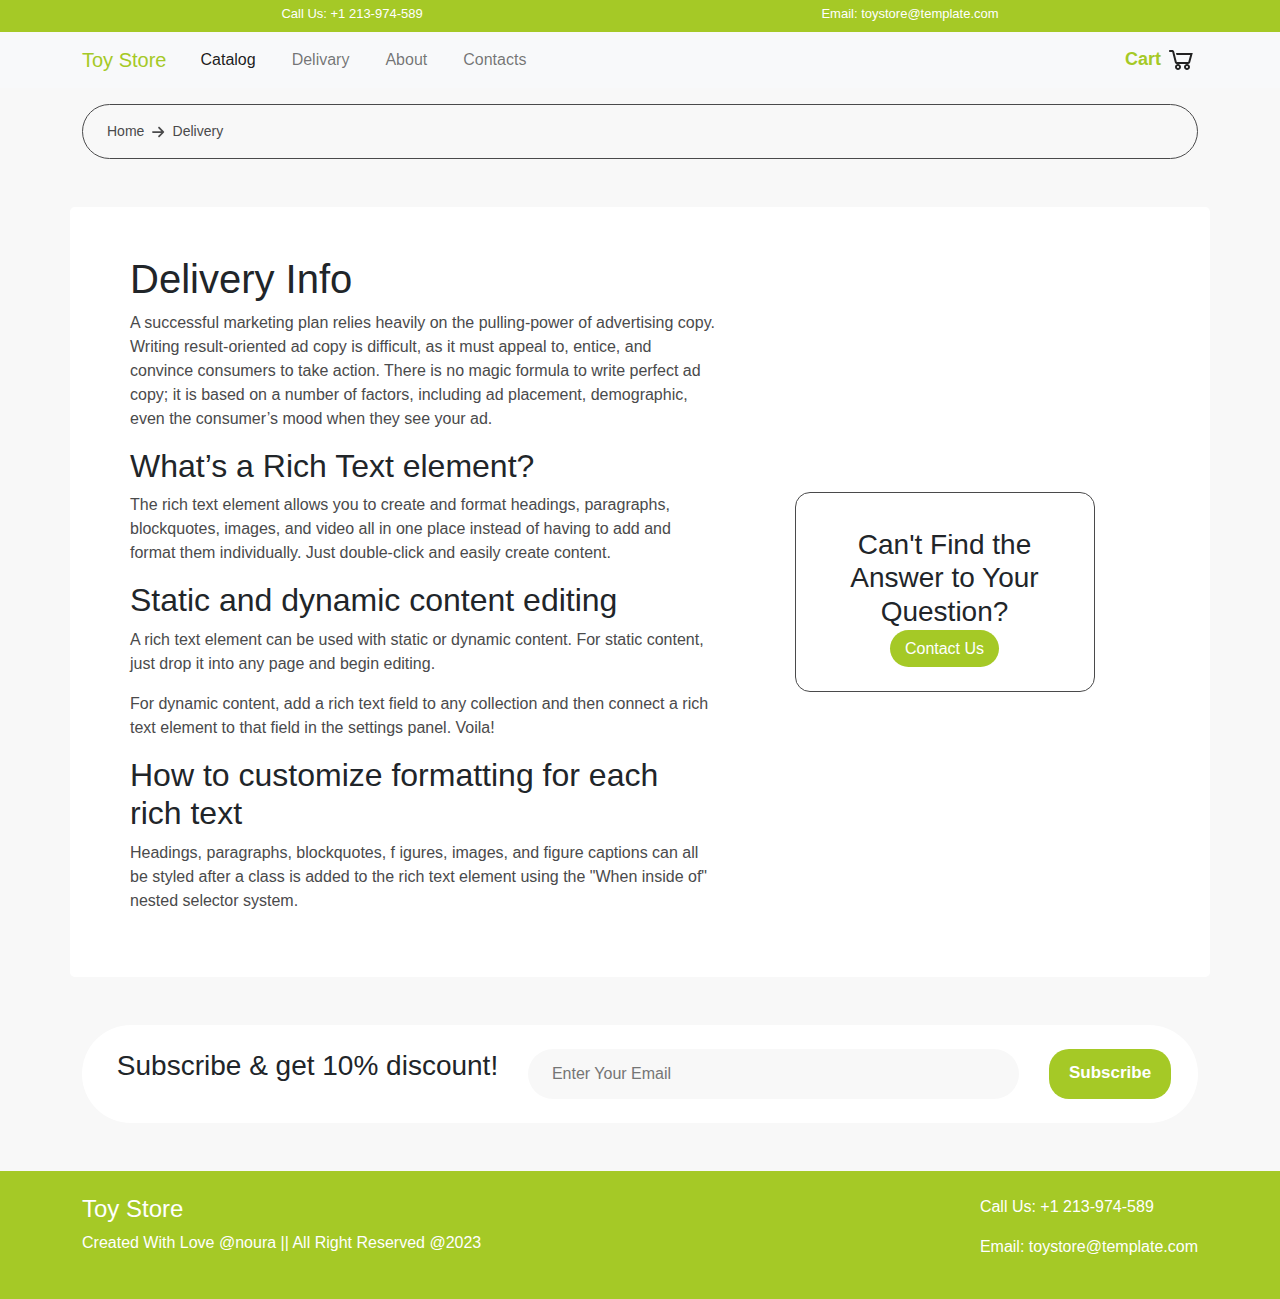
<file: Delivary.html>
<!DOCTYPE html>
<html lang="en">

<head>
  <meta charset="UTF-8" />
  <meta http-equiv="X-UA-Compatible" content="IE=edge" />
  <meta name="viewport" content="width=device-width, initial-scale=1.0" />
  <title>Toy Store | Delivery</title>
  <link rel="stylesheet" href="css/bootstrap.min.css" />
  <link rel="stylesheet" href="css/all.min.css" />
  <link rel="stylesheet" href="css/style.css" />
  <link rel="stylesheet" href="css/media.css">
</head>

<body>

  <div class="sub-nav d-flex">
    <div class="container">
      <div class="contcat-info d-flex pt-1 justify-content-around">
        <p>Call Us: +1 213-974-589</p>
        <p>Email: toystore@template.com</p>
      </div>
    </div>
  </div>

  <nav class="navbar navbar-expand-lg navbar-light bg-light">
    <div class="container">
      <a class="navbar-brand" href="index.html">Toy Store</a>
      <button class="navbar-toggler" type="button" data-bs-toggle="collapse" data-bs-target="#navbarSupportedContent"
        aria-controls="navbarSupportedContent" aria-expanded="false" aria-label="Toggle navigation">
        <span class="navbar-toggler-icon"></span>
      </button>
      <div class="collapse navbar-collapse" id="navbarSupportedContent">
        <ul class="navbar-nav me-auto mb-2 mb-lg-0">
          <li class="nav-item">
            <a class="nav-link active" aria-current="page" href="#">Catalog</a>
          </li>
          <li class="nav-item">
            <a class="nav-link" href="Delivary.html">Delivary</a>
          </li>
          <li class="nav-item">
            <a class="nav-link" href="about.html">About</a>
          </li>
          <li class="nav-item">
            <a class="nav-link" href="contact.html">Contacts</a>
          </li>
        </ul>
        <div class="cart d-flex">
          <a href="#">Cart</a>
          <img src="imgs/cart-icon.svg" alt="">
        </div>

      </div>
    </div>
  </nav>

  <div class="content">
    <div class="container">
      <div class="breadcrumb mt-3 mb-3 rounded-pill">
        <div class="container d-flex pt-3 ps-4">
          <p class="me-2">Home</p>
          <i class="fas fa-arrow-right mt-1 me-2"></i>
          <p class="me-2">Delivery</p>
        </div>
      </div>

      <div class="delivary-info p-5 rounded-3 mt-5 mb-3 row">
        <div class="content col-lg-7 col-md-12">
          <h1>Delivery Info</h1>
          <p>A successful marketing plan relies heavily on the pulling-power of advertising copy. Writing
            result-oriented ad copy is difficult, as it must appeal to, entice, and convince consumers to take action.
            There is no magic formula to write perfect ad copy; it is based on a number of factors, including ad
            placement, demographic, even the consumer’s mood when they see your ad.</p>

          <h2>What’s a Rich Text element?</h2>
          <p>The rich text element allows you to create and format headings, paragraphs, blockquotes, images, and video
            all in one place instead of having to add and format them individually. Just double-click and easily create
            content.</p>

          <h2>Static and dynamic content editing</h2>
          <p>A rich text element can be used with static or dynamic content. For static content, just drop it into any
            page and begin editing.</p>
          <p>For dynamic content, add a rich text field to any collection and then connect a rich text element to that
            field in the settings panel. Voila!</p>

          <h2>How to customize formatting for each rich text</h2>
          <p>Headings, paragraphs, blockquotes, f igures, images, and figure captions can all be styled after a class is
            added to the rich text element using the "When inside of" nested selector system.</p>
        </div>

        <div class="question col-lg-5 m-auto col-md-12  text-center">
          <h3>Can't Find the Answer to Your Question?</h3>
          <a href="#" class="rounded-pill">Contact Us</a>
        </div>
      </div>
    </div>

  </div>

  <div class="form mt-5 mb-5">
    <div class="container">
      <div class="content pt-4 pb-4 rounded-pill">
        <div class="container d-lg-flex d-md-block justify-content-around">
          <!-- <img src="imgs/paperplane-icon-white.svg" alt=""> -->
          <h3 class="ms-2">Subscribe & get 10% discount!</h3>
          <input type="email" name="" id="" class="rounded-pill p-4" placeholder="Enter Your Email">
          <a href="#">Subscribe</a>
        </div>
      </div>
    </div>
  </div>

  <div class="footer pt-4 pb-4">
    <div class="container d-lg-flex d-md-block justify-content-between">
      <div class="content">
        <h4>Toy Store</h4>
        <p>Created With Love @noura || All Right Reserved @2023</p>
      </div>

      <div class="contcat-info">
        <p>Call Us: +1 213-974-589</p>
        <p>Email: toystore@template.com</p>
      </div>
    </div>
  </div>

  <script src="js/bootstrap.bundle.min.js"></script>
  <script src="js/all.min.js"></script>
</body>

</html>
</file>
<file: css/style.css>
body{
    background-color: #f8f8f8;
    font-family:'Gill Sans', 'Gill Sans MT', Calibri, 'Trebuchet MS', sans-serif;
    scroll-behavior: smooth;
}
a{
    text-decoration: none;
}
.sub-nav{
    background-color: #a5c926;  color: #fff;
    height: 32px;
    font-size: 13px;
}
nav .navbar-brand{
    color: #a5c926 !important;
}
nav li{
    margin: 0 10px;
}
nav .cart a{
    color: #a5c926;
    font-size: large; font-weight: bold;
    margin: 2px 5px;
}

.landing{
    background-image: url(../imgs/landing.jpg);
    background-position: center;
    background-size: cover;
    width: 100%;
    height: calc(100vh - 120px );
}
.landing .content{
    width: 480px;
    height: 260px;
    background-color: #fff;
    padding: 20px 15px;
    border-radius: 15px;
    border: none;
    position: absolute;
    left: 50%;
    top: 50%;
    transform: translate(-50% , -50%);
}
.landing .content h6{
    color: #a5c926;
    font-weight: bolder;
}
.landing .content h1{
    margin: 20px;
}
.landing .content a{
    background-color: #a5c926; color: #fff;
    padding: 15px 10px;
    border: none;
    border-radius: 15px;
    font-size: 17px; font-weight: bold;
}

.classes{
    width: 100%; height: 400px;
}
.classes .wooden,
.stuffed{
    width: 500px; height: 168px;
    border-radius: 15px;
    margin: 5% auto;
    transition: 0.7 ease-in-out;
}
.classes .wooden:hover,
.stuffed:hover{
    transform: scale(1.1);
}
.classes .wooden{
    background-color: #fb416b;
}
.classes .wooden img{
    width: 176px; height: 176px;
    margin-top: -45px;
}
.classes .stuffed{
    background-color: #a5c926;
}
.classes .info{
    padding: 10px; color: #fff;
}
.classes .stuffed img{
    width: 176px; height: 176px;
    margin-top: -45px;
}
.classes a{
    background-color: #fff;
    color: #000;
    padding: 10px 15px;
    border: none;
    border-radius: 15px;
}

.stuffed-animal hr,
.wooden-toy hr{
    height: 2px;  border: none;
    background-color: #a5c926;  
}
.stuffed-animal .card,
.wooden-toy .card{
    transition: 0.5s ease-in-out;
    border: none; border-radius: 15px;
}
.stuffed-animal .card:hover,
.wooden-toy .card:hover{
    transform: scale(1.1);
}
.stuffed-animal .card img,
.wooden-toy .card img{
    height: 60%;
}
.stuffed-animal .card h6
,.wooden-toy .card h6{
    font-weight: bold;
}
.stuffed-animal a,
.wooden-toy a{
    background-color: #a5c926 !important;
    border: none; border-radius: 15px;
    font-size: 15px; font-weight: bold;
    padding: 7px 40px;
}
 

.story{
    position: relative;
    color: #fff;
    width: 100%; height: 400px;
    background-image: url(../imgs/story.jpg);
    background-attachment: fixed;  background-size: cover;
}
.story .content{
    height: 400px; width: 100%;
    background-color: rgba(0, 0, 0, 0.4);
}
.story .content .icon{
    transition: 0.3 ease-in-out;
    border-radius: 50%;
    height: 40px; width: 40px;
    background-color: #a5c926;
}
.story .content .icon:hover{
    transform: scale(1.1);
}

.about a{
    background-color: #a5c926; color: #fff;
    padding: 11px 20px;
    border: none; border-radius: 20px;
    font-size: 17px; font-weight: bold;
}
.about hr{
    width: 15%; height: 2px;
    background-color: #a5c926;
}
.about img{
    width: 600px; height: 450px;
    border-radius: 15px;
}

.form .content{
    background-color: #fff;
}
/* .form .content img{
    background-color: #a5c926;
    border-radius: 50%;
    padding: 10px; margin-top: -5px;
} */
.form .content input{
    background-color: #f8f8f8;
    border: none;
    width: 45%;  height: 50px;
}
.form .content a{
    background-color: #a5c926; color: #fff;
    padding: 11px 20px; height: 50px;
    border: none; border-radius: 20px;
    font-size: 17px;font-weight: bold;
}

.footer{
    background-color: #a5c926; color: #fff;
}

/* Delivary html */

.breadcrumb{
border: 1px solid #4a4a4b;
color: #4a4a4b; font-size: 14px;
}
.delivary-info{
    background-color: #fff;
}
.delivary-info p{
    color: #4a4a4b;
}
.delivary-info .question{
    border: 1px solid #4a4a4b; border-radius: 15px;
    width: 300px; height: 200px;
    padding: 35px 15px;
}
.delivary-info .question a{
    background-color: #a5c926; color: #fff;
    padding: 10px 15px;
}

/* About Html */
.main-info h6{
    color: #a5c926;
}
.main-info a{
    color: #000;
    border-bottom: 2px solid #a5c926;
}

/* contact html */

.contacts{
    background-color: #fff;
}
form input{
    margin: 15px 0;
    background-color: #e5e5e5;
    border: none; border-radius: 15px;
    padding: 15px;
    width: 80%; height: 50px; display: block;
}
form textarea{
    display: block;
    margin: 15px 0; padding: 15px;
    background-color: #e5e5e5;
    border: none; border-radius: 15px;
}
form button{
    background-color: #a5c926; color: #fff; 
    border-radius: 15px; border: none;
    padding: 10px 30px; font-size: 18px;
}
.icons img{
    background-color: #a5c926;
    border-radius: 50%; padding: 7px;
}
.social p{
    color: #4a4a4b;
}
.social a{
    color: #000; border-bottom: 2px solid #a5c926;
}

/* catalog.html */

.toys hr{
    height: 2px;
    background-color: #a5c926; border: none;
}
.toys .card{
    transition: 0.5s ease-in-out;
    border: none; border-radius: 15px;
}
.toys .card:hover{
    transform: scale(1.1);
}
.toys .card img{
    height: 60%;
}
.toys .card h6{
    font-weight: bold;
}
.toys a{
    background-color: #a5c926 !important;
    border: none; border-radius: 15px;
    font-size: 15px; font-weight: bold;
    padding: 7px 40px;
}
</file>
<file: css/media.css>
/* Md */
@media (min-width: 768px) {
    .about img {
        display: none;
    }

    .about .feature .free {
        align-items: center;
    }

    .landing {
        height: 600px;
    }

    .landing .content {
        top: 40%;
    }

    .form .content {
        text-align: center;
    }
}

/*  small */
@media (max-width: 767px) {
    .story .content p {
        padding: 0 30px;
        text-align: center;
    }

    .classes .wooden img {
        display: none;
    }

    .classes .wooden,
    .stuffed {
        text-align: center;
        width: 200px;
    }

    .classes .stuffed img {
        display: none;
    }

    .landing .content {
        width: 400px;
    }

    .about img {
        display: none;
    }

    .landing {
        height: 550px;
    }

    .form .content {
        text-align: center;
    }

    .about .feature .free {
        align-items: center;
    }

}
</file>
